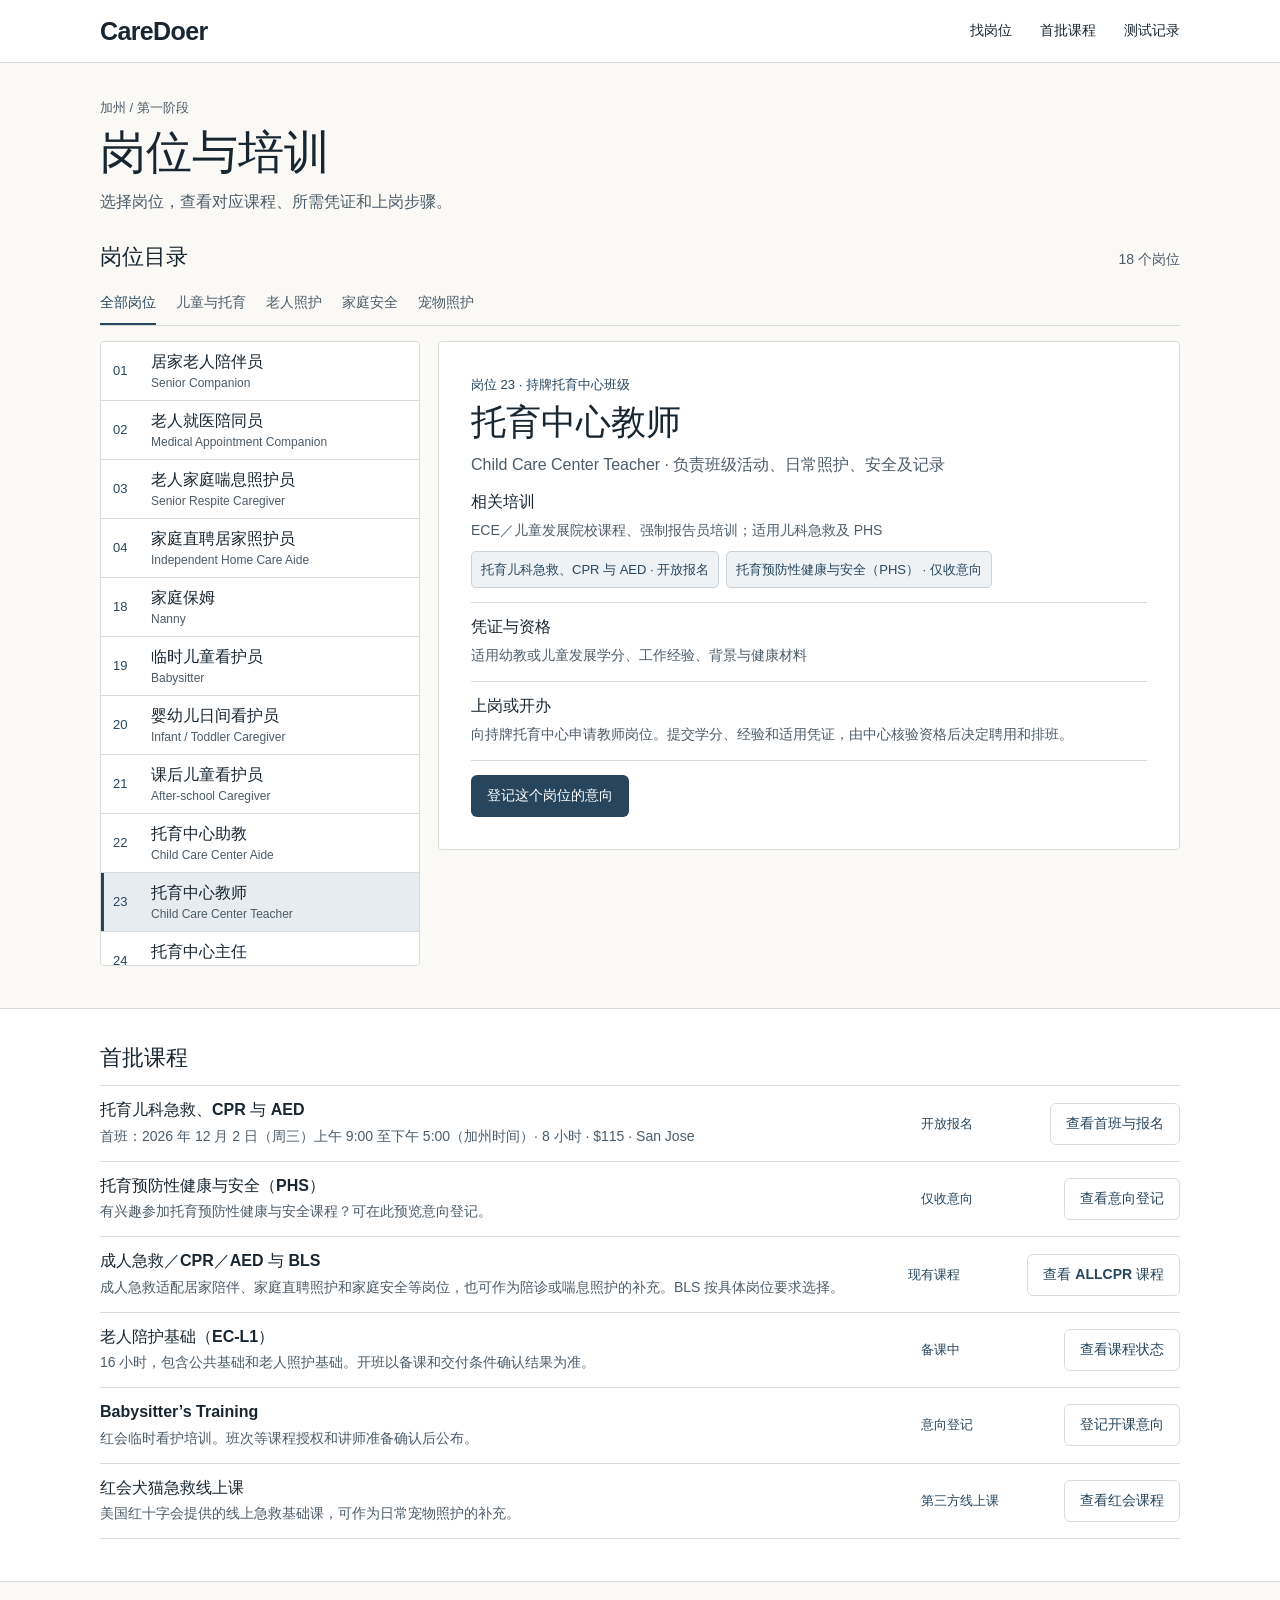
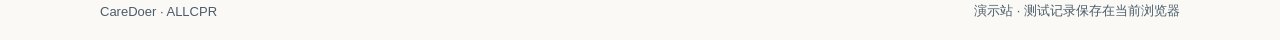
<file: index.html>
<!doctype html>
<html lang="zh-CN">
<head>
  <meta charset="utf-8">
  <meta name="viewport" content="width=device-width, initial-scale=1">
  <meta name="color-scheme" content="light">
  <title>岗位与培训 | CareDoer</title>
  <link rel="stylesheet" href="styles.css?v=directory">
  <script defer src="data.js?v=pediatric-dec02"></script>
  <script defer src="app.js?v=pediatric-dec02"></script>
</head>
<body>
  <header class="masthead">
    <div class="shell header-inner">
      <a class="brand" href="#top" aria-label="CareDoer 首页">CareDoer</a>
      <nav aria-label="主导航">
        <a href="#roles">找岗位</a>
        <a href="#courses">首批课程</a>
        <button class="text-button" id="open-records" type="button">测试记录</button>
      </nav>
    </div>
  </header>
  <main id="top">
    <section id="roles" class="shell section directory" aria-labelledby="directory-title">
      <div class="directory-heading">
        <p class="scope">加州 / 第一阶段</p>
        <h1 id="directory-title">岗位与培训</h1>
        <p class="intro">选择岗位，查看对应课程、所需凭证和上岗步骤。</p>
      </div>
      <div class="list-heading">
        <h2>岗位目录</h2>
        <output id="role-count" class="count" aria-live="polite"></output>
      </div>
      <div class="filters" id="role-filters" role="group" aria-label="按工作方向筛选"></div>
      <div class="role-layout">
        <div class="role-list" id="role-list" aria-label="岗位列表"></div>
        <article class="role-detail" id="role-detail" aria-labelledby="role-title"></article>
      </div>
    </section>
    <section id="courses" class="section courses-section">
      <div class="shell">
        <h2 class="courses-heading">首批课程</h2>
        <div class="course-list" id="course-grid"></div>
      </div>
    </section>
  </main>
  <footer><div class="shell footer-inner"><span>CareDoer · ALLCPR</span><span>演示站 · 测试记录保存在当前浏览器</span></div></footer>
  <dialog id="dialog" aria-labelledby="dialog-title">
    <div class="dialog-header"><h2 id="dialog-title"></h2><button class="close" id="close-dialog" type="button" aria-label="关闭">×</button></div>
    <div id="dialog-body"></div>
  </dialog>
</body>
</html>
</file>
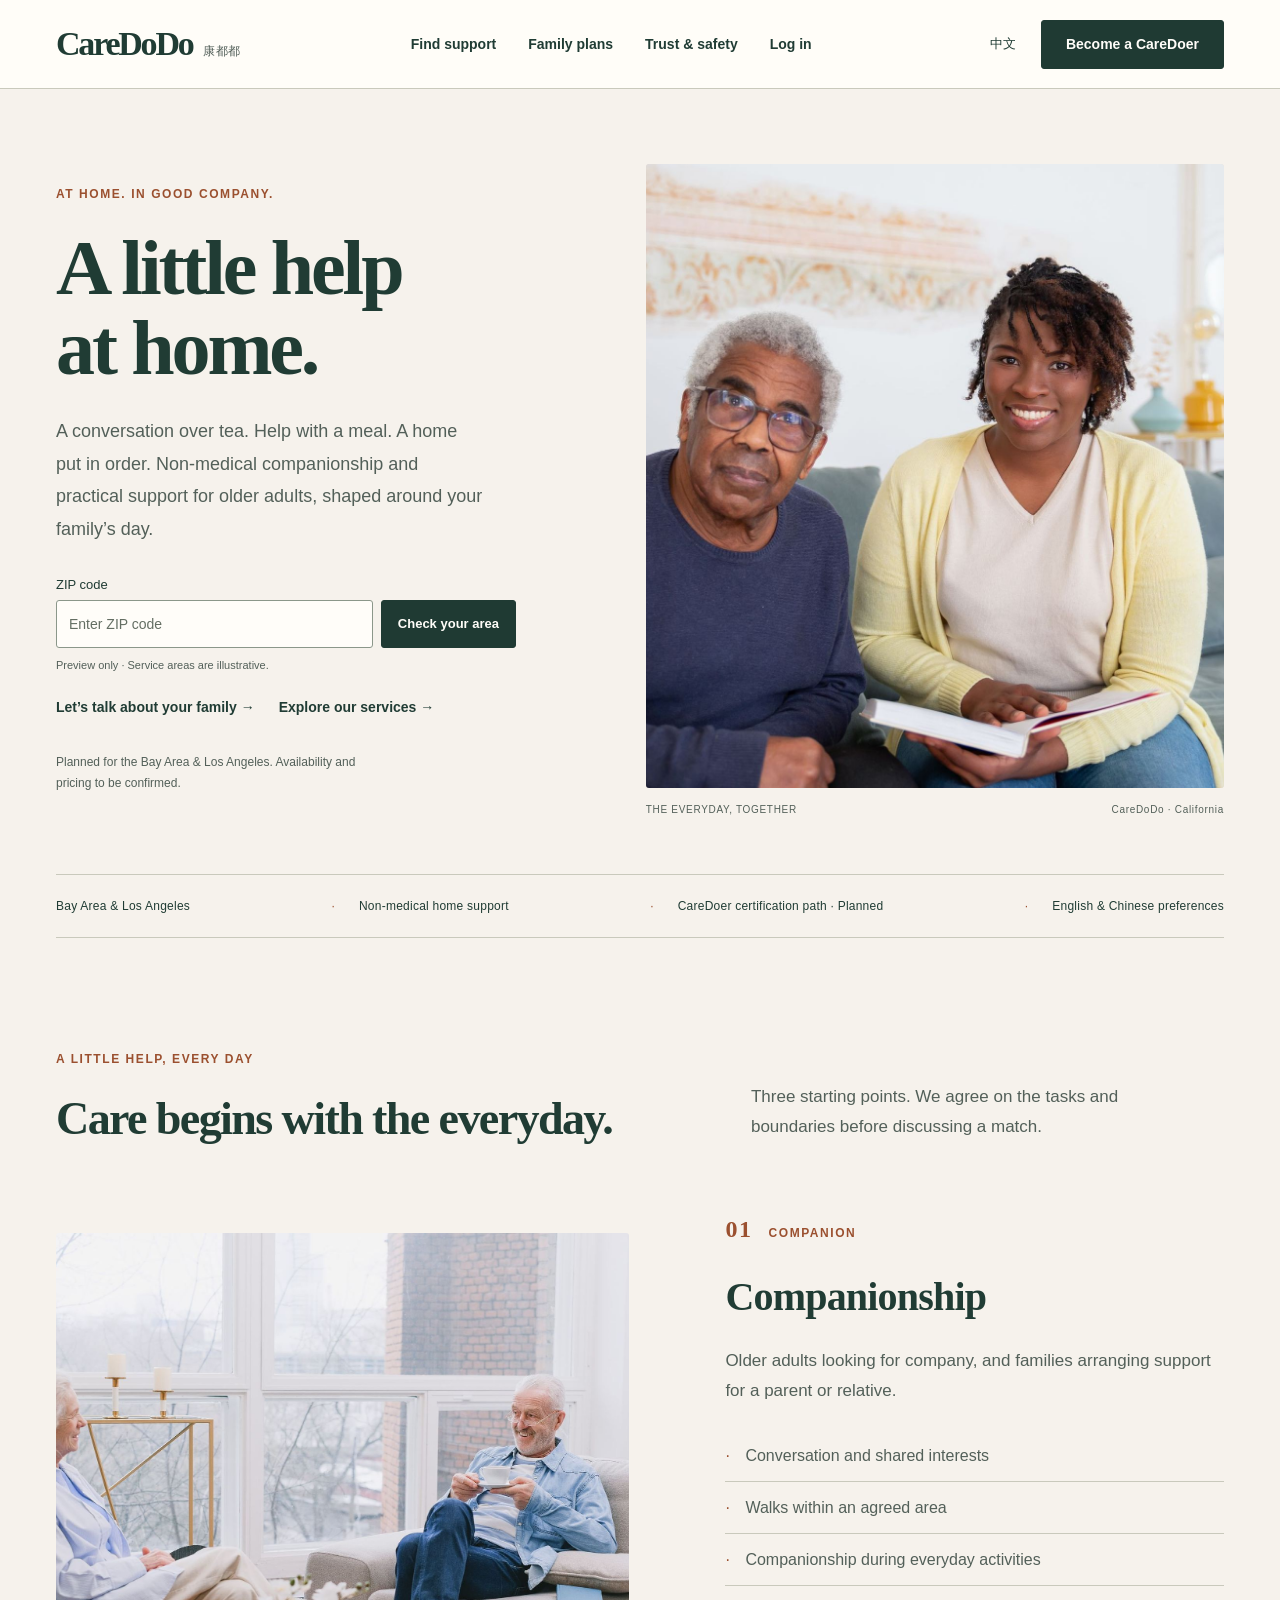
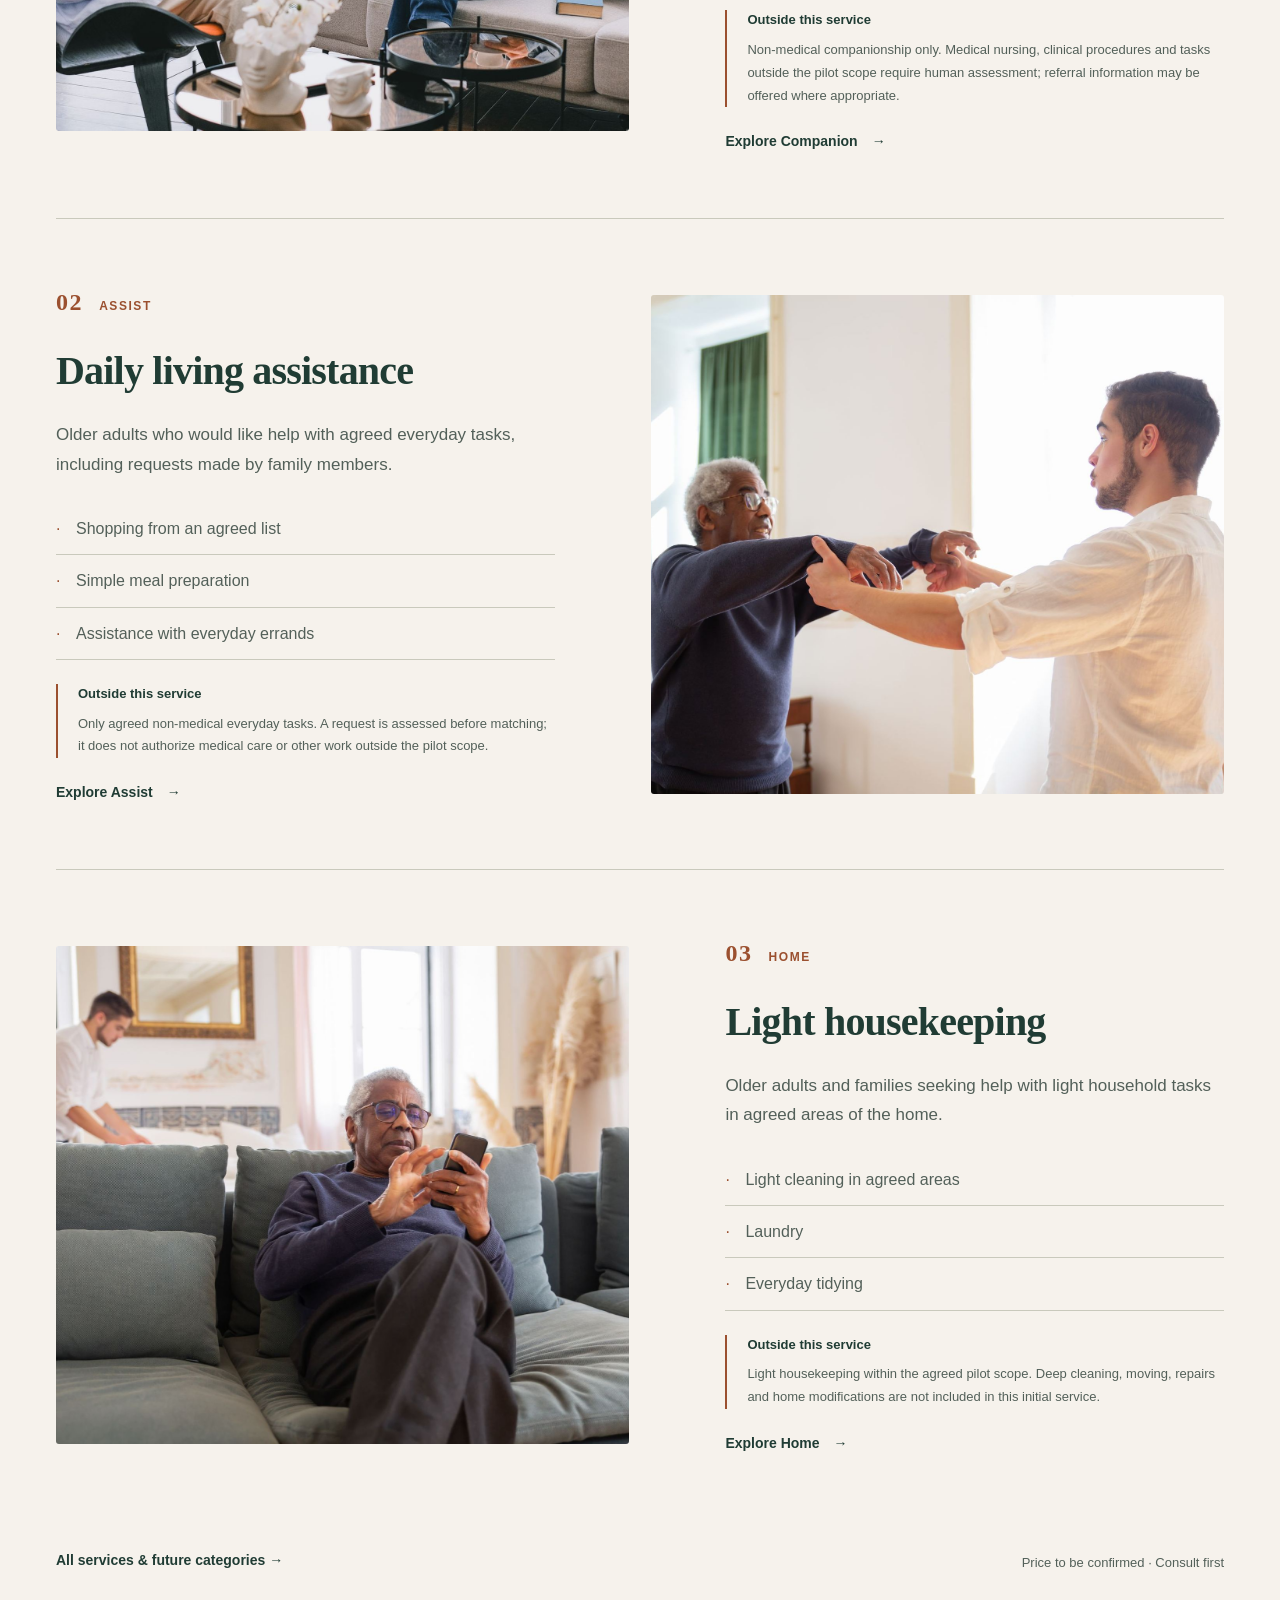
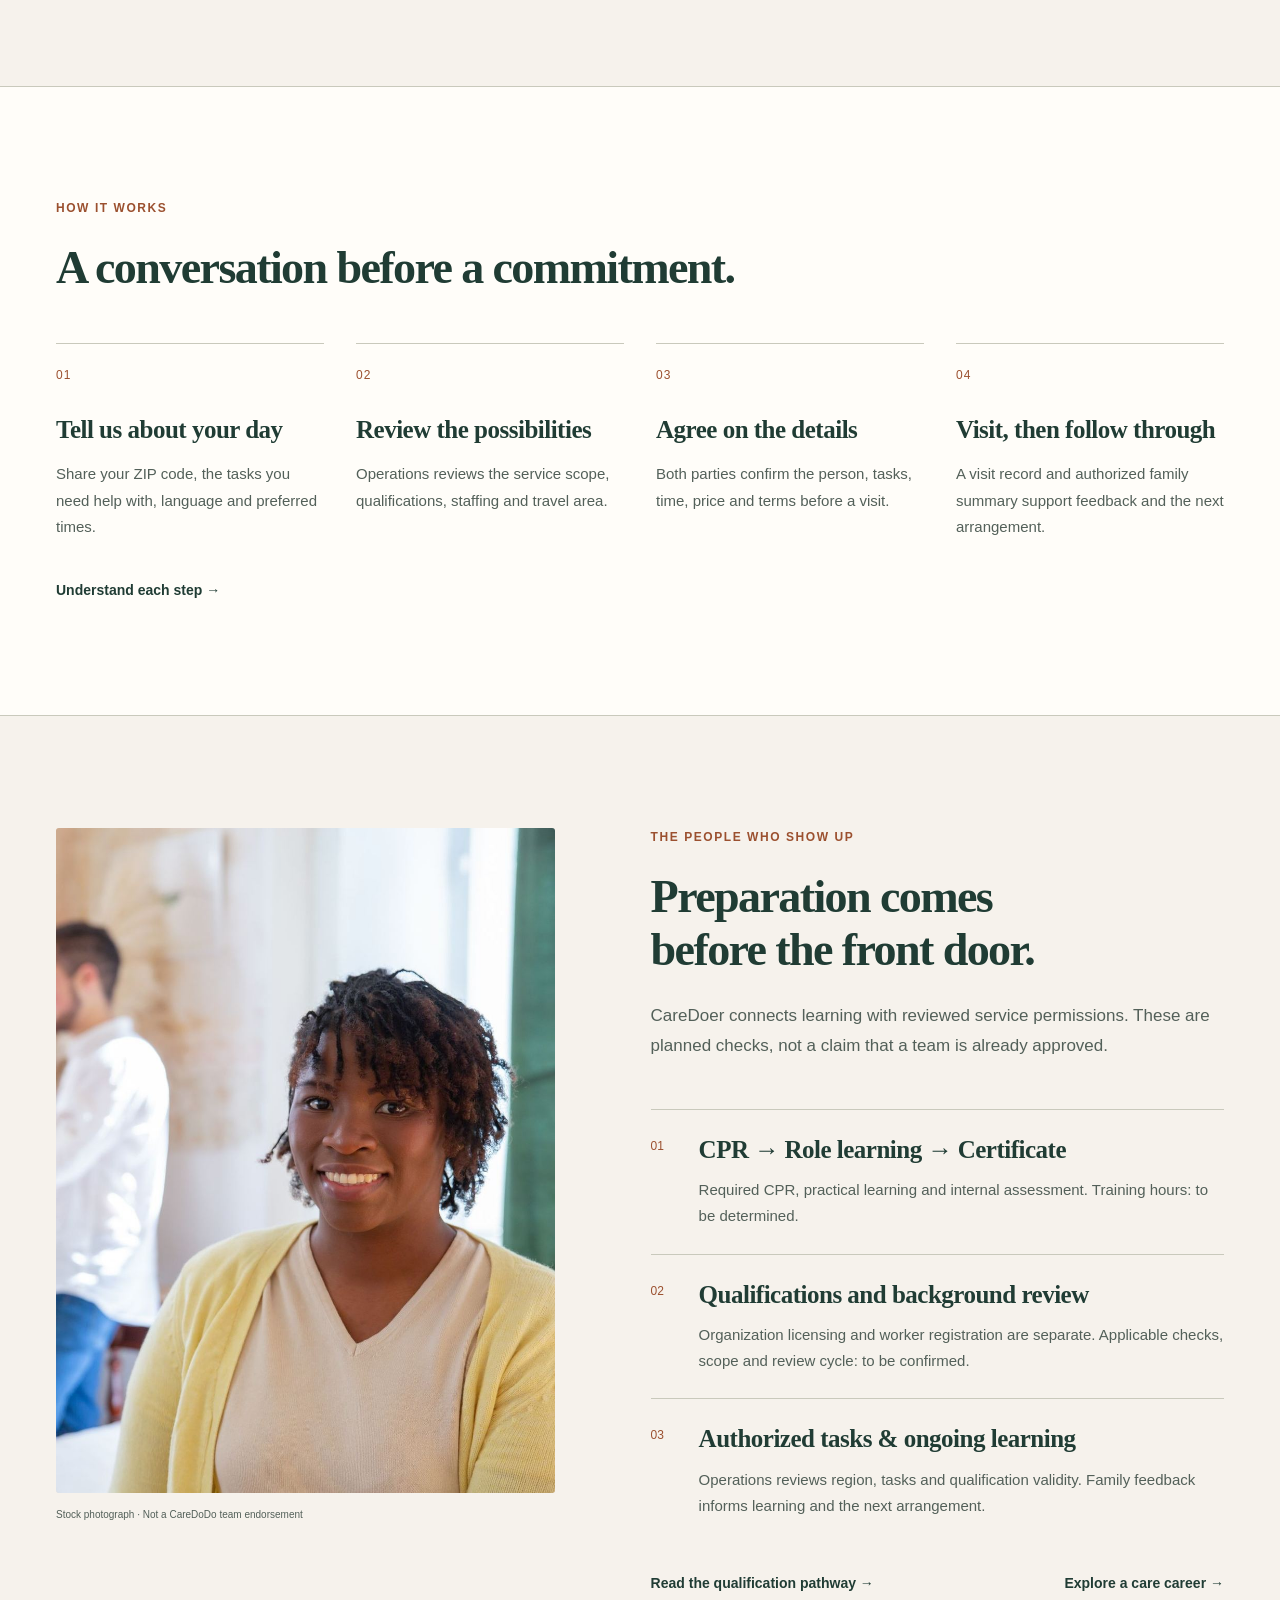
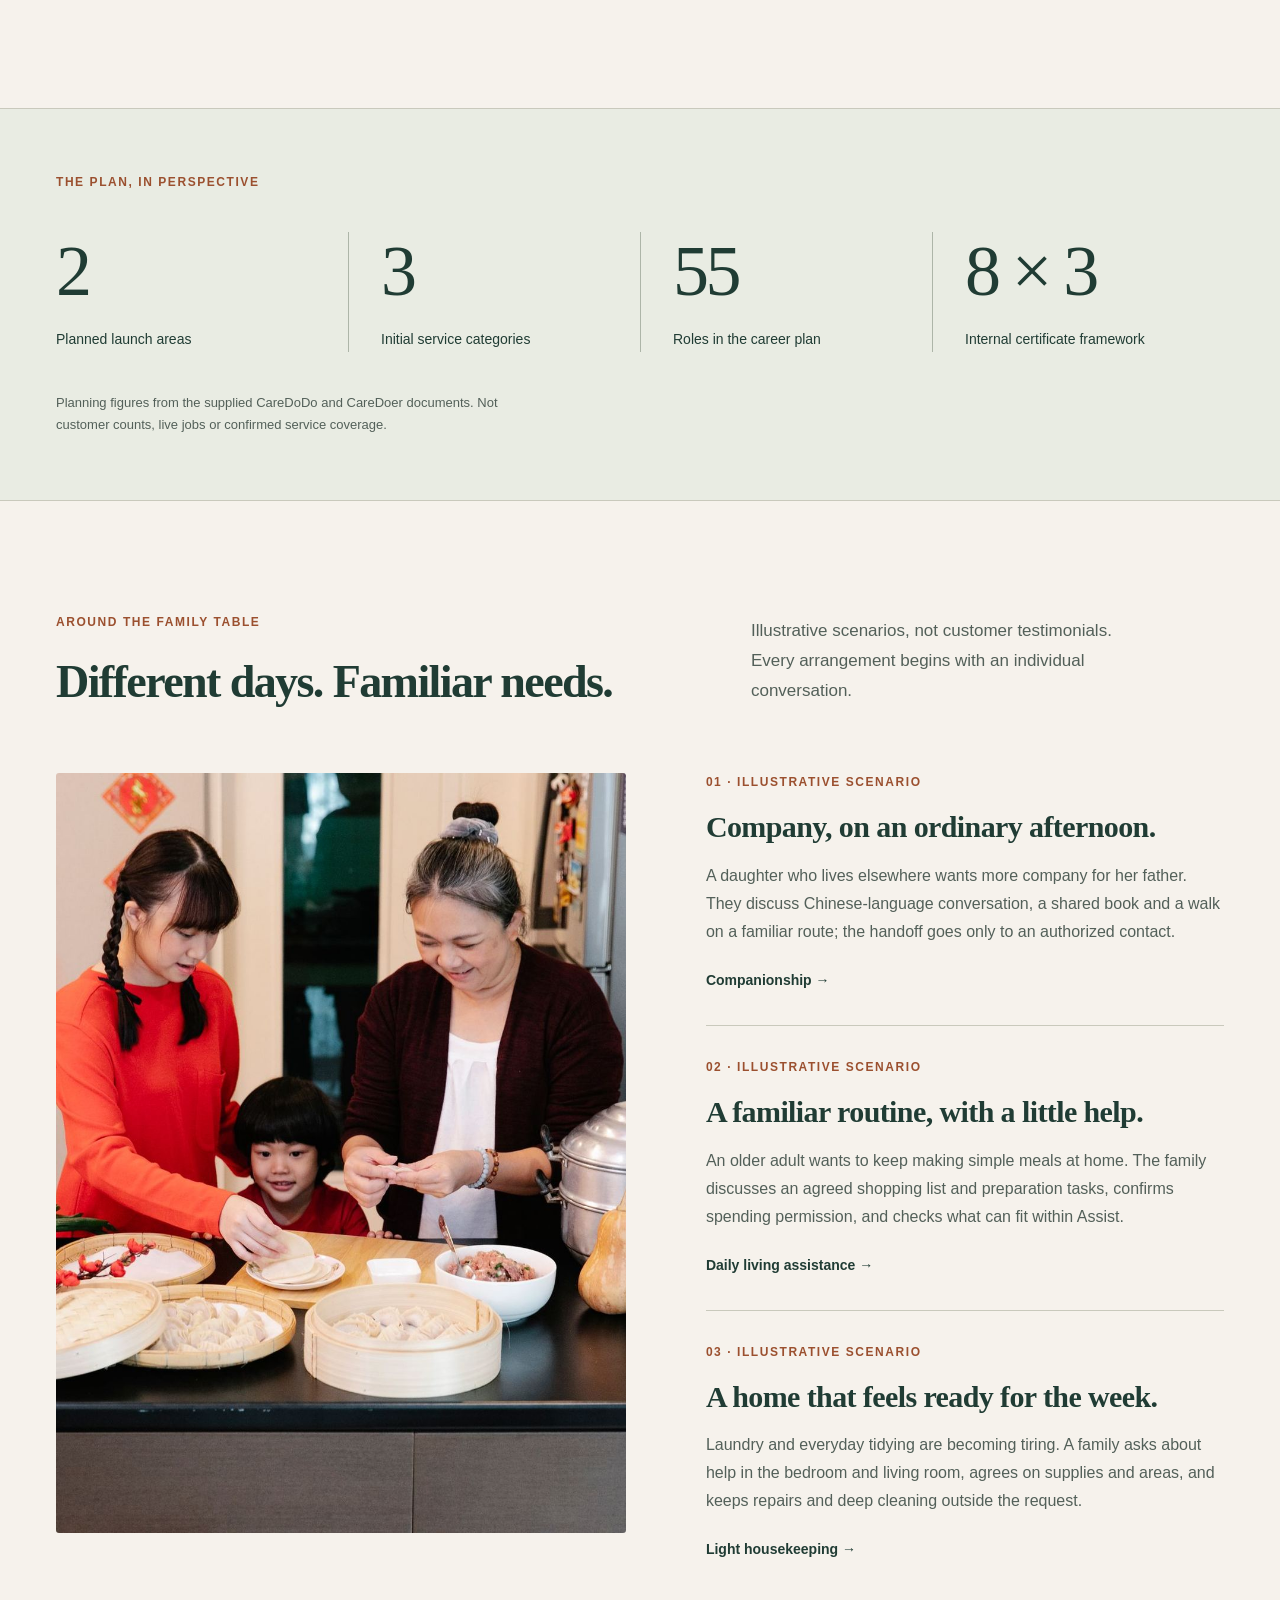
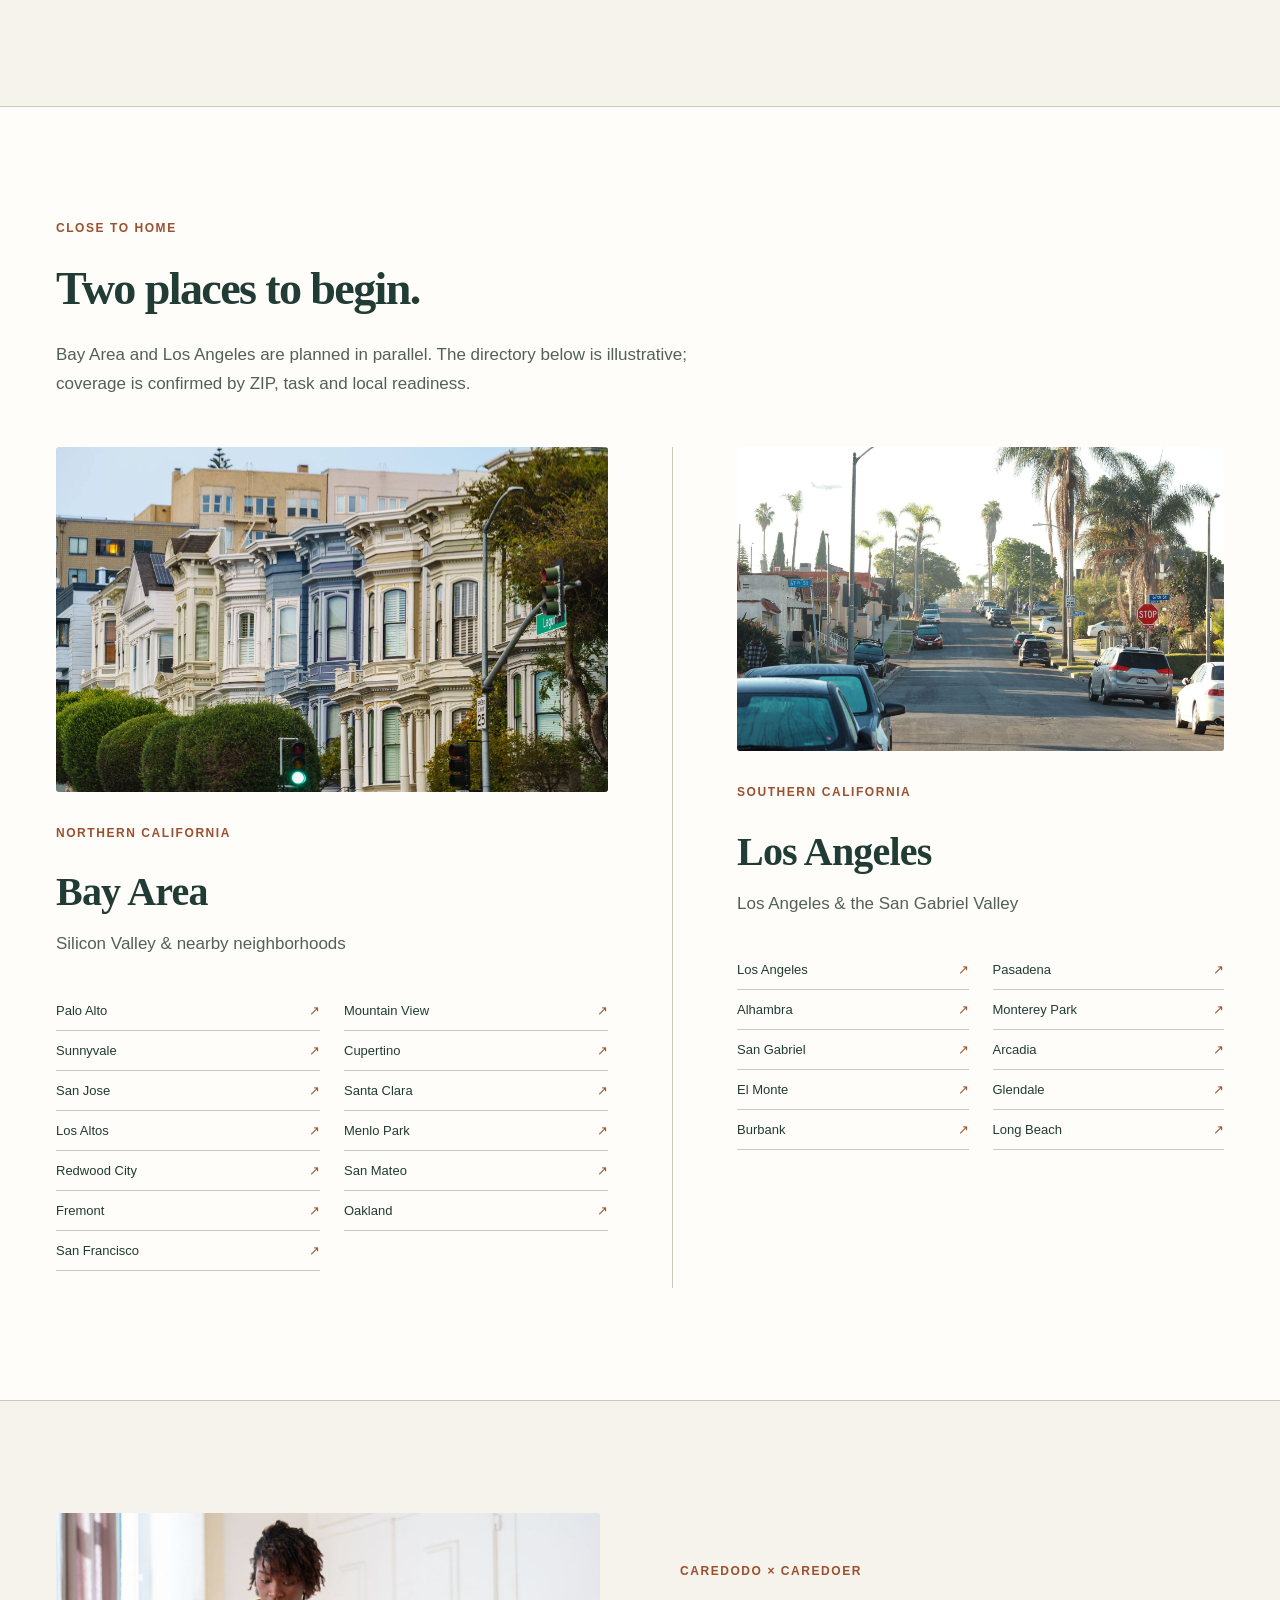
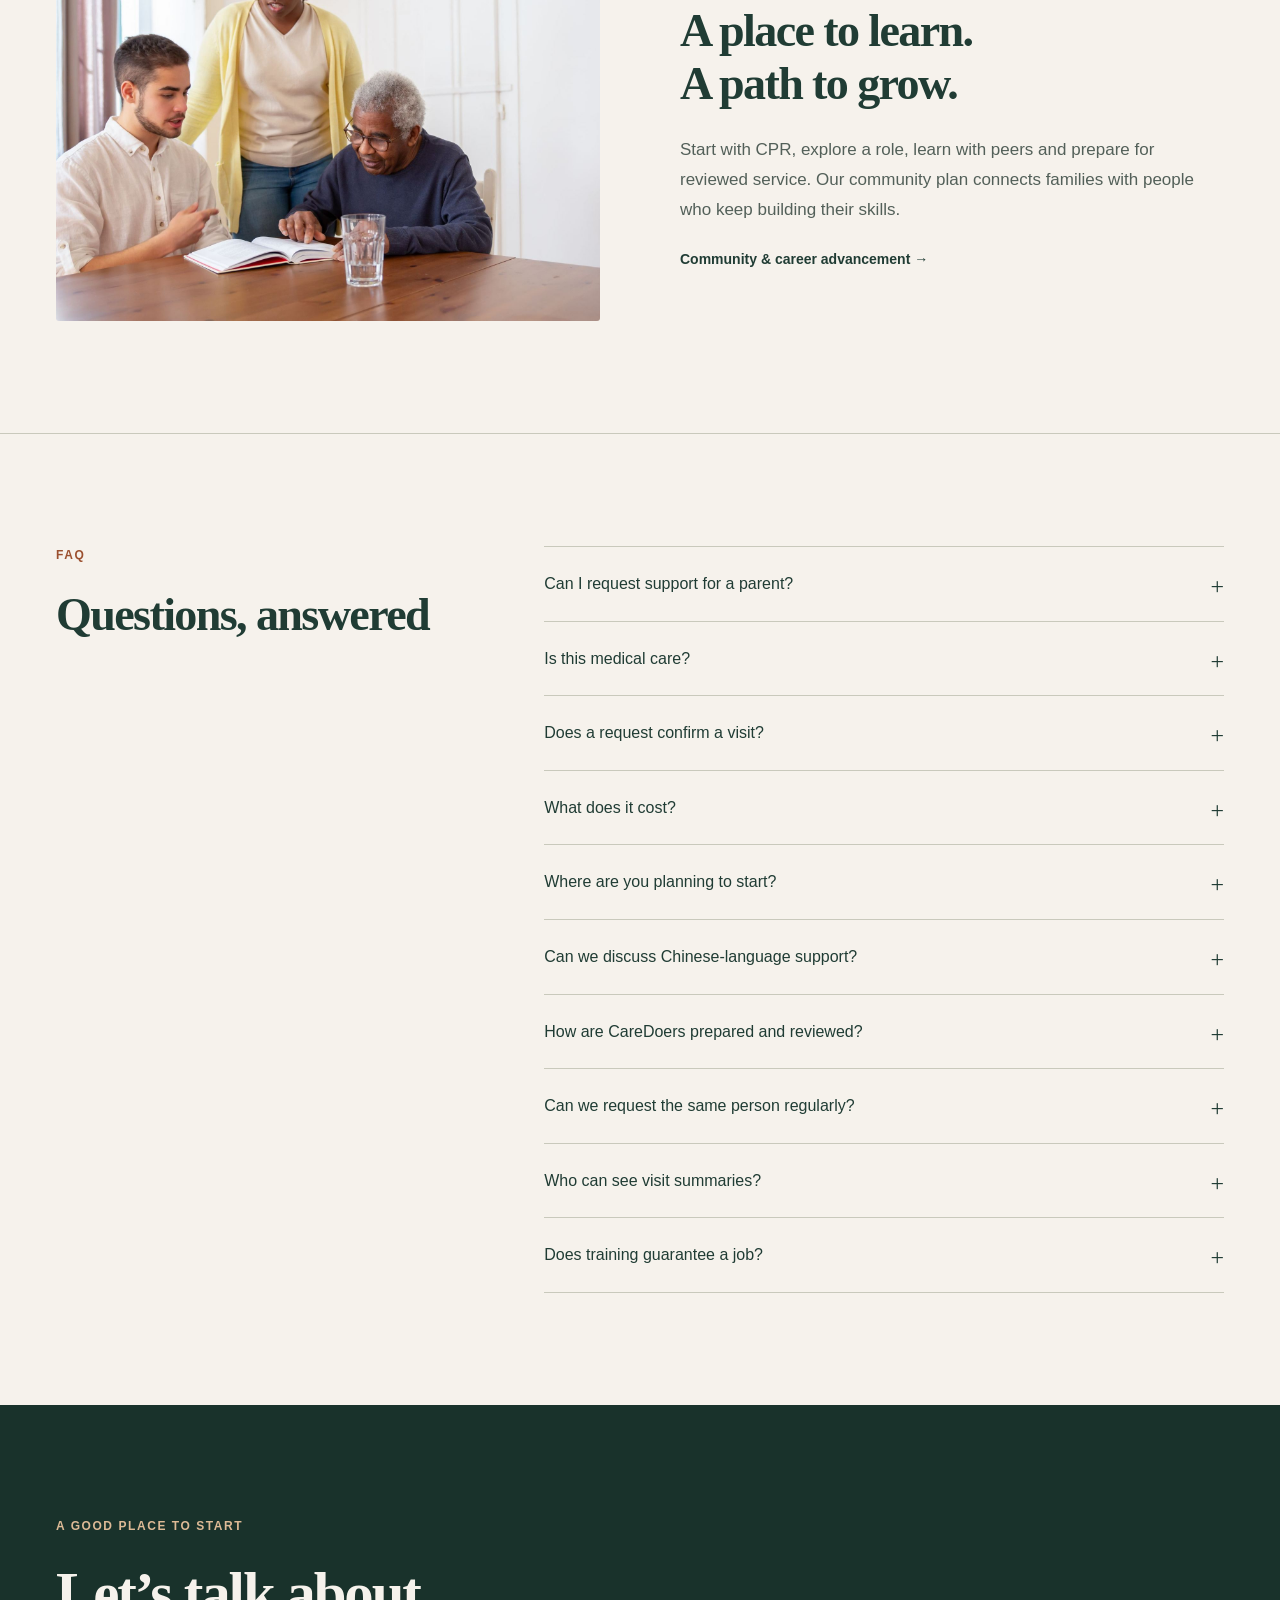
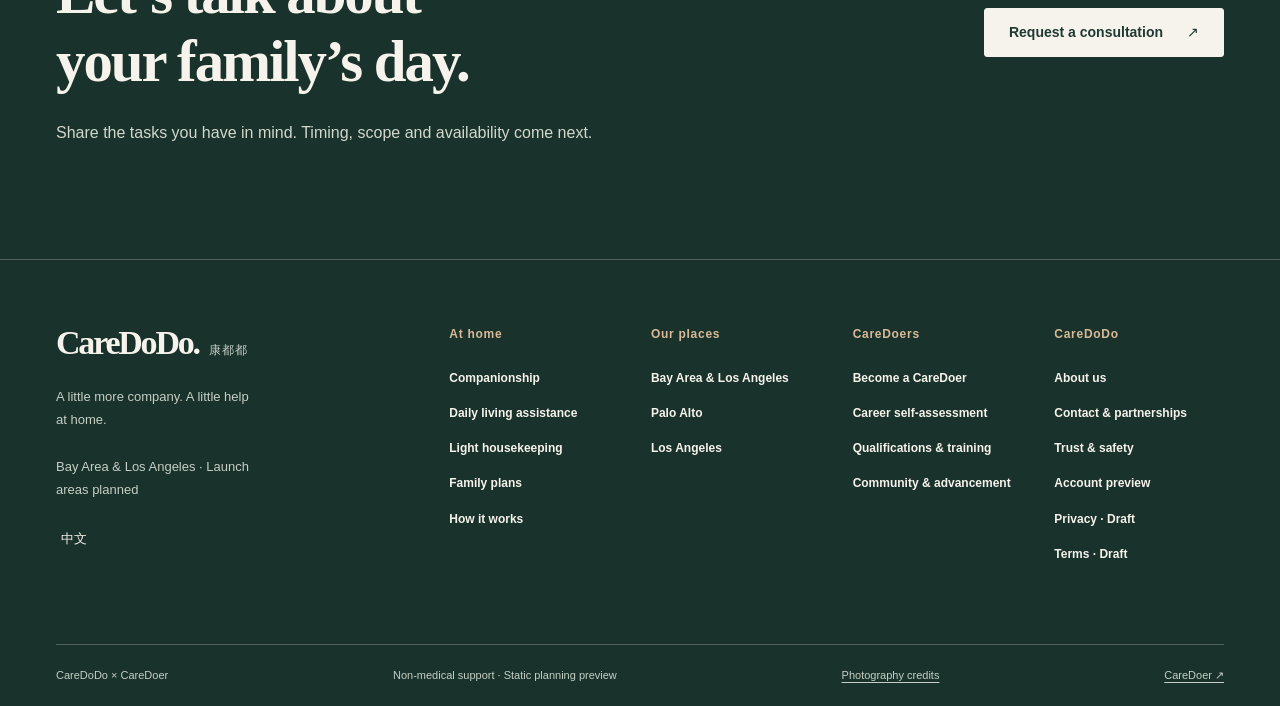
<file: caredodo/index.html>
<!doctype html>
<html lang="en">
<head>
  <meta charset="utf-8">
  <meta name="viewport" content="width=device-width, initial-scale=1">
  <meta name="color-scheme" content="light">
  <meta name="theme-color" content="#1f3a33">
  <meta name="description" content="Explore non-medical companionship, daily living assistance and light housekeeping for older adults. CareDoDo Bay Area and Los Angeles launch planning preview. Career advancement, AI assistance and community service.">
  <meta name="robots" content="noindex, nofollow">
  <title>Support at home for you and your family | CareDoDo</title>
  <link rel="icon" href="data:image/svg+xml,%3Csvg xmlns='http://www.w3.org/2000/svg' viewBox='0 0 40 40'%3E%3Crect width='40' height='40' rx='8' fill='%231f3a33'/%3E%3Cpath d='M9 21 20 11l11 10v11H9Z' fill='none' stroke='%23faf9f6' stroke-width='2'/%3E%3C/svg%3E">
  <link rel="stylesheet" href="styles.css?v=type-20261118">
  <script defer src="preview-config.js"></script>
  <script defer src="intake-client.js"></script>
  <script defer src="data.js?v=type-20261118"></script>
  <script defer src="career.js"></script>
  <script defer src="app.js?v=type-20261118"></script>
</head>
<body>
  <a class="skip-link" href="#main">Skip to content</a>
  <div id="site-header"></div>
  <main id="main" tabindex="-1"></main>
  <div id="site-footer"></div>
  <noscript><div class="shell section"><h1>CareDoDo · 康都都</h1><p>Please enable JavaScript to explore this static preview. 本静态预览需开启 JavaScript。</p><p>Non-medical companionship, daily living assistance and light housekeeping. 三项非医疗服务：老人陪伴、日常生活协助、适老化轻家务。价格待定；预览不接收预约或付款。</p></div></noscript>
</body>
</html>
</file>
<file: styles.css>
:root {
  --paper: #faf9f6;
  --white: #fff;
  --ink: #182631;
  --muted: #4c5c69;
  --accent: #27465e;
  --accent-dark: #192e40;
  --tint: #e6ecf0;
  --line: #d8dcd9;
  --heading: "PingFang SC", "Noto Sans CJK SC", sans-serif;
  font-family: "Geist", "PingFang SC", "Microsoft YaHei", sans-serif;
  color: var(--ink);
  background: var(--paper);
  font-synthesis: none;
  scroll-behavior: smooth;
}
* { box-sizing: border-box; }
body { margin: 0; }
a { color: inherit; text-underline-offset: .22em; }
button, input, select { font: inherit; }
button { cursor: pointer; }
:focus-visible { outline: 3px solid #8a5b21; outline-offset: 4px; }
h1, h2, h3, p { margin: 0; }
h1, h2, h3 { font-family: var(--heading); }
p { line-height: 1.65; }
.shell { width: min(1080px, calc(100% - 64px)); margin-inline: auto; }
.masthead { background: var(--white); border-bottom: 1px solid var(--line); }
.header-inner, .footer-inner { display: flex; align-items: center; justify-content: space-between; gap: 16px; }
.header-inner { min-height: 62px; }
.brand { text-decoration: none; font: 700 25px "Manrope", "Avenir Next", sans-serif; letter-spacing: -.025em; white-space: nowrap; }
nav { display: flex; flex-wrap: wrap; gap: clamp(12px, 3vw, 28px); align-items: center; font-size: 14px; }
nav a, .text-button { text-decoration: none; }
nav a:hover, .text-button:hover { text-decoration: underline; }
.text-button { background: none; border: 0; padding: 0; color: inherit; }
.button { display: inline-flex; gap: 12px; align-items: center; justify-content: center; text-decoration: none; border: 1px solid transparent; border-radius: 6px; padding: 10px 15px; min-height: 42px; font-size: 14px; font-weight: 700; }
.button-secondary { background: var(--accent); color: white; }
.button-secondary:hover { background: var(--accent-dark); }
.button-outline { color: var(--accent); background: var(--white); border-color: var(--line); }
.button-outline:hover { background: var(--tint); }
.section { padding-block: 34px 42px; scroll-margin-top: 18px; }
h1 { font-size: clamp(32px, 4vw, 46px); line-height: 1.22; }
h2 { font-size: 22px; line-height: 1.35; }
.directory-heading { margin-bottom: 27px; }
.scope { margin-bottom: 6px; color: var(--muted); font-size: 13px; }
.intro { color: var(--muted); margin-top: 8px; }
.list-heading { display: flex; align-items: baseline; justify-content: space-between; gap: 12px; margin-bottom: 11px; }
.count { white-space: nowrap; font-size: 14px; color: var(--muted); }
.filters { display: flex; flex-wrap: wrap; column-gap: 20px; border-bottom: 1px solid var(--line); margin-bottom: 15px; }
.filter { min-height: 42px; padding: 5px 0; border: 0; border-bottom: 2px solid transparent; color: var(--muted); background: transparent; font-size: 14px; }
.filter:hover, .filter[aria-pressed="true"] { color: var(--accent); }
.filter[aria-pressed="true"] { border-bottom-color: var(--accent); font-weight: 700; }
.role-layout { display: grid; grid-template-columns: minmax(0, 320px) minmax(0, 1fr); gap: 18px; align-items: start; }
.role-list { max-height: 625px; overflow: auto; border: 1px solid var(--line); background: var(--white); border-radius: 4px; }
.role-button { display: grid; width: 100%; grid-template-columns: 32px minmax(0, 1fr); align-items: center; text-align: left; padding: 10px 12px; gap: 6px; border: 0; background: transparent; color: var(--ink); }
.role-button + .role-button { border-top: 1px solid var(--line); }
.role-button:hover, .role-button[aria-pressed="true"] { background: var(--tint); }
.role-button[aria-pressed="true"] { box-shadow: inset 3px 0 var(--accent); }
.role-button:focus-visible { outline-offset: -3px; }
.role-button > span:first-child { color: var(--accent); font-variant-numeric: tabular-nums; font-size: 13px; }
.role-button b, .role-button small { display: block; }
.role-button small { margin-top: 3px; font-size: 12px; color: var(--muted); overflow-wrap: anywhere; }
.role-detail { padding: clamp(17px, 3vw, 32px); border: 1px solid var(--line); border-radius: 4px; background: var(--white); }
.role-detail .meta { color: var(--accent); font-size: 13px; margin-bottom: 6px; }
.role-detail h3 { font-size: clamp(24px, 3.2vw, 35px); line-height: 1.22; }
.role-summary { margin-top: 8px; color: var(--muted); }
.step { padding-block: 14px; border-bottom: 1px solid var(--line); }
.step > b { display: block; margin-bottom: 6px; }
.step p { font-size: 14px; color: var(--muted); }
.role-courses { display: flex; flex-wrap: wrap; gap: 7px; margin-top: 9px; }
.role-courses button { min-height: 37px; padding: 5px 9px; border: 1px solid #c8d2da; border-radius: 5px; background: #eef2f4; color: var(--accent); font-size: 13px; }
.role-detail > .button { margin-top: 14px; }
.courses-section { border-block: 1px solid var(--line); background: var(--white); }
.courses-heading { margin-bottom: 13px; }
.course-list { border-top: 1px solid var(--line); }
.course-row { display: grid; grid-template-columns: minmax(0, 1fr) minmax(105px, auto) minmax(140px, auto); align-items: center; gap: 14px; padding-block: 13px; border-bottom: 1px solid var(--line); }
.course-row h3 { font-size: 16px; line-height: 1.4; }
.course-row p { font-size: 14px; color: var(--muted); margin-top: 3px; }
.course-row .button { justify-self: end; }
.status { color: var(--accent); font-size: 13px; font-weight: 600; }
footer { padding-block: 20px; color: var(--muted); font-size: 13px; }
dialog { width: min(700px, calc(100% - 28px)); max-height: calc(100% - 40px); color: var(--ink); background: var(--white); padding: 20px; border: 1px solid var(--line); border-radius: 10px; box-shadow: 0 12px 55px #192e4038; }
dialog::backdrop { background: #192e4080; }
.dialog-header { display: flex; align-items: start; justify-content: space-between; gap: 10px; margin-bottom: 14px; }
.dialog-header h2 { font-size: 24px; }
.close { flex: 0 0 38px; min-height: 38px; font-size: 24px; border: 1px solid var(--line); border-radius: 6px; background: var(--paper); color: var(--ink); line-height: 1; }
.dialog-copy { margin-bottom: 14px; color: var(--muted); }
form { display: grid; gap: 13px; }
.field { display: grid; gap: 5px; }
.field input, select { width: 100%; min-height: 42px; background: white; color: var(--ink); border: 1px solid #a2adb5; border-radius: 5px; padding: 7px 9px; }
.check { display: flex; align-items: start; gap: 8px; line-height: 1.5; font-size: 14px; }
.check input { width: 17px; height: 17px; flex: 0 0 17px; }
.demo-note { color: var(--muted); font-size: 13px; }
.form-message { color: #7d4523; font-size: 14px; }
.actions { display: flex; flex-wrap: wrap; gap: 8px; }
.record-list { list-style: none; padding: 0; margin: 12px 0 0; }
.record-list li { padding-block: 11px; border-top: 1px solid var(--line); }
.record-list p { font-size: 14px; overflow-wrap: anywhere; }
.record-list .actions { margin-top: 5px; }
@media (max-width: 760px) {
  .shell { width: calc(100% - 32px); }
  .role-layout { grid-template-columns: 1fr; }
  .role-list { max-height: 210px; }
}
@media (max-width: 480px) {
  .header-inner { min-height: 54px; padding-block: 8px; gap: 10px; }
  .brand { font-size: 20px; }
  nav { gap: 6px 10px; font-size: 12px; }
  .section { padding-block: 24px 30px; }
  .directory-heading { margin-bottom: 20px; }
  .filters { column-gap: 14px; }
  .course-row { grid-template-columns: 1fr auto; gap: 8px; }
  .course-row > div { grid-column: 1 / -1; }
  .footer-inner { align-items: start; flex-direction: column; }
}
@media (prefers-reduced-motion: reduce) { :root { scroll-behavior: auto; } }
</file>
<file: caredodo/styles.css>
/* CareDoDo · warm editorial system. Local fonts keep the preview fully offline. */
:root {
  --paper: #f6f2ec; --white: #fffdf9; --ink: #203c34; --muted: #536059;
  --accent: #1f3a33; --accent-dark: #19322b; --terracotta: #9b502f;
  --tint: #e9ece3; --line: #c9c9bc; --warm: #eee5d9;
  --heading: "Iowan Old Style", "Palatino", "Songti SC", "Noto Serif SC", Georgia, serif;
  font-family: "Avenir Next", "Inter", "PingFang SC", "Microsoft YaHei", sans-serif;
  font-size: 17px; font-weight: 500; color: var(--ink); background: var(--paper); font-synthesis: none; text-rendering: optimizeLegibility;
}
* { box-sizing: border-box; }
body { margin: 0; }
[hidden] { display: none !important; }
a { color: inherit; text-underline-offset: .25em; text-decoration-thickness: 1px; }
button, input, select, textarea { font: inherit; }
button { cursor: pointer; }
a, button, input, select, textarea { -webkit-tap-highlight-color: transparent; touch-action: manipulation; }
:focus-visible { outline: 3px solid var(--terracotta); outline-offset: 5px; }
main:focus { outline: none; }
h1, h2, h3, h4, p, figure { margin: 0; }
h1, h2, h3 { font-family: var(--heading); font-weight: 600; text-wrap: balance; }
h1 { font-size: clamp(44px, 5.2vw, 72px); line-height: 1.08; letter-spacing: -.04em; }
h2 { font-size: clamp(34px, 3.6vw, 48px); line-height: 1.15; letter-spacing: -.035em; }
h3 { font-size: 27px; line-height: 1.25; letter-spacing: -.02em; }
h4 { font-size: 13px; font-weight: 600; line-height: 1.6; }
p { line-height: 1.75; max-width: 68ch; }
.shell { width: min(1280px, calc(100% - 112px)); margin-inline: auto; }
.section { padding-block: 112px; }
.small { font-size: 13px; color: var(--muted); line-height: 1.7; }
.muted { color: var(--muted); }
.eyebrow { color: var(--terracotta); font-size: 12px; font-weight: 600; line-height: 1.6; letter-spacing: .13em; text-transform: uppercase; margin-bottom: 24px; }
.lead { font-size: 18px; color: var(--muted); margin-top: 24px; max-width: 58ch; line-height: 1.8; }
.skip-link { position: fixed; z-index: 100; top: -100px; left: 16px; padding: 12px 20px; color: var(--white); background: var(--accent); }
.skip-link:focus { top: 12px; }
#site-header { position: sticky; top: -32px; z-index: 40; }
.preview-bar { background: var(--accent); color: var(--paper); font-size: 11px; letter-spacing: .04em; min-height: 32px; display: flex; align-items: center; text-align: center; }
.masthead { border-bottom: 1px solid var(--line); background: rgb(255 253 249 / .94); backdrop-filter: blur(14px); }
.header-inner { min-height: 88px; display: flex; align-items: center; justify-content: space-between; gap: 24px; }
.brand { display: inline-flex; align-items: baseline; gap: 10px; text-decoration: none; white-space: nowrap; }
.brand-name { font-family: var(--heading); font-size: 34px; font-weight: 600; letter-spacing: -.065em; }
.brand-dot { color: var(--terracotta); }
.brand-sub { font-size: 12px; color: var(--muted); letter-spacing: .08em; }
nav { display: flex; align-items: center; gap: 32px; font-size: 14px; font-weight: 600; }
nav a { text-decoration: none; }
nav a:hover, nav a[aria-current="page"] { text-decoration: underline; }
nav a[aria-current="page"] { font-weight: 700; }
.header-tools { display: flex; gap: 16px; align-items: center; }
.language-button { min-height: 44px; min-width: 44px; border: 0; background: transparent; color: inherit; font-size: 13px; padding: 8px; }
.language-button:hover { background: var(--tint); }
.menu-toggle, .mobile-nav-extra { display: none; }
.button { display: inline-flex; align-items: center; justify-content: space-between; gap: 24px; min-height: 48px; padding: 13px 24px; border: 1px solid var(--accent); border-radius: 3px; text-decoration: none; font-size: 14px; font-weight: 600; line-height: 1.5; transition: background .18s, color .18s, border-color .18s; }
.button-primary { background: var(--accent); color: var(--white); }
.button-primary:hover { background: #34584a; border-color: #34584a; }
.button-outline { background: transparent; color: var(--accent); }
.button-outline:hover { background: var(--tint); }
.button:disabled { opacity: .45; cursor: default; }
.text-link { display: inline-flex; align-items: center; gap: 14px; font-size: 14px; font-weight: 600; text-decoration: none; background: linear-gradient(currentColor, currentColor) left bottom / 0 1px no-repeat; padding-bottom: 5px; transition: background-size .18s; }
.text-link:hover { background-size: 100% 1px; }
.photo { overflow: hidden; aspect-ratio: 4 / 3; background: var(--warm); border-radius: 3px; }
.photo img { width: 100%; height: 100%; display: block; object-fit: cover; transition: transform .4s ease; }
.photo:hover img { transform: scale(1.015); }
.hero { padding-block: 64px 48px; }
.hero-layout { display: grid; grid-template-columns: 1fr 1.1fr; gap: 64px; align-items: center; }
.hero-copy { padding-block: 32px; }
.hero h1 { font-size: clamp(64px, 6.1vw, 88px); line-height: 1.02; }
.hero .lead { max-width: 43ch; margin-block: 28px 32px; }
.hero-actions { display: flex; gap: 24px; align-items: center; flex-wrap: wrap; }
.hero-footnote { font-size: 12px; color: var(--muted); margin-top: 32px; max-width: 46ch; }
.hero-image .photo { aspect-ratio: 1 / 1.08; }
.hero-image img { object-position: 48% center; }
.hero-image figcaption { display: flex; justify-content: space-between; gap: 16px; color: var(--muted); font-size: 10px; letter-spacing: .07em; margin-top: 16px; }
.zh-break { display: none; }
.trust-strip { display: flex; justify-content: space-between; flex-wrap: wrap; gap: 16px; padding-block: 24px; border-block: 1px solid var(--line); font-size: 12px; letter-spacing: .02em; }
.trust-strip span + span::before { content: '·'; margin-right: 24px; color: var(--terracotta); }
.section-heading { margin-bottom: 48px; max-width: 720px; }
.section-heading p:last-child:not(.eyebrow) { margin-top: 24px; }
.editorial-heading { display: grid; grid-template-columns: 1.3fr 1fr; gap: 80px; align-items: end; margin-bottom: 64px; }
.editorial-heading .section-heading { margin: 0; }
.editorial-heading > p { color: var(--muted); max-width: 42ch; padding-bottom: 4px; }
.white-section { background: var(--white); border-block: 1px solid var(--line); }
.service-feature { display: grid; grid-template-columns: 1.15fr 1fr; gap: 96px; align-items: center; padding-block: 64px; border-top: 1px solid var(--line); }
.service-feature:first-child { padding-top: 0; border: 0; }
.service-feature:nth-child(even) .photo { order: 2; }
.service-feature:nth-child(even) { grid-template-columns: 1fr 1.15fr; }
.service-feature .photo { aspect-ratio: 1.15; }
.service-copy { max-width: 520px; }
.service-copy h3 { font-size: 40px; margin-bottom: 24px; }
.service-copy h3 a { text-decoration: none; }
.service-copy > p:not(.eyebrow) { color: var(--muted); }
.service-index { font-family: var(--heading); font-size: 24px; margin-right: 16px; }
.scope-note { margin-block: 24px; border-left: 2px solid var(--terracotta); padding-left: 20px; }
.scope-note p { margin-top: 8px; font-size: 13px; color: var(--muted); }
.clean-list { list-style: none; padding: 0; margin: 24px 0; }
.clean-list li { padding: 12px 0 12px 20px; border-bottom: 1px solid var(--line); color: var(--muted); font-size: 16px; line-height: 1.7; position: relative; }
.clean-list li::before { content: '·'; position: absolute; left: 0; color: var(--terracotta); }
.section-tail { display: flex; align-items: center; justify-content: space-between; flex-wrap: wrap; gap: 24px; margin-top: 32px; }
.process-grid { display: grid; grid-template-columns: repeat(4, minmax(0, 1fr)); gap: 32px; list-style: none; padding: 0; margin: 0 0 40px; }
.process-grid li { border-top: 1px solid var(--line); padding-top: 24px; }
.step-number { color: var(--terracotta); font-size: 12px; letter-spacing: .08em; display: block; margin-bottom: 32px; }
.process-grid h3 { font-size: 25px; margin-bottom: 16px; }
.process-grid p { font-size: 15px; color: var(--muted); }
.quality-layout { display: grid; grid-template-columns: 1fr 1.15fr; gap: 96px; align-items: start; }
.quality-photo .photo { aspect-ratio: 3 / 4; }
.quality-photo img { object-position: 85% center; }
.quality-photo figcaption { font-size: 10px; color: var(--muted); margin-top: 16px; }
.quality-steps { list-style: none; padding: 0; margin: 0; }
.quality-steps li { display: grid; grid-template-columns: 32px 1fr; gap: 16px; border-top: 1px solid var(--line); padding-block: 24px; }
.quality-steps li > span { font-size: 12px; color: var(--terracotta); padding-top: 5px; }
.quality-steps h3 { font-size: 25px; }
.quality-steps p { font-size: 15px; color: var(--muted); margin-top: 12px; }
.numbers-section { background: var(--tint); border-block: 1px solid var(--line); padding-block: 64px; }
.numbers { display: grid; grid-template-columns: repeat(4, 1fr); margin-block: 40px; }
.numbers > div { padding-inline: 32px; border-left: 1px solid #adb5a8; }
.numbers > div:first-child { padding-left: 0; border: 0; }
.numbers strong { display: block; font-family: var(--heading); font-weight: 400; font-size: 72px; line-height: 1.1; letter-spacing: -.05em; }
.numbers p { margin-top: 16px; font-size: 14px; }
.family-layout { display: grid; grid-template-columns: 1.1fr 1fr; gap: 80px; align-items: start; }
.family-layout > .photo { aspect-ratio: 3 / 4; position: sticky; top: 120px; }
.stories article { padding-block: 32px; border-top: 1px solid var(--line); }
.stories article:first-child { padding-top: 0; border: 0; }
.stories .eyebrow { margin-bottom: 16px; }
.stories h3 { font-size: 30px; }
.stories article > p:not(.eyebrow) { color: var(--muted); margin-block: 16px 24px; font-size: 16px; }
.region-spread { display: grid; grid-template-columns: 1fr 1fr; gap: 64px; }
.region-spread article + article { border-left: 1px solid var(--line); padding-left: 64px; }
.region-spread .photo { aspect-ratio: 16 / 10; margin-bottom: 32px; }
.region-spread h3 { font-size: 40px; margin-bottom: 12px; }
.region-cities { list-style: none; padding: 0; margin-top: 32px; display: grid; grid-template-columns: 1fr 1fr; gap: 0 24px; }
.region-cities a { display: flex; justify-content: space-between; gap: 8px; padding-block: 12px; border-bottom: 1px solid var(--line); font-size: 13px; text-decoration: none; }
.region-cities a:hover { color: var(--terracotta); }
.region-cities a span { color: var(--terracotta); }
.zip-band { display: grid; grid-template-columns: 1fr 1fr; gap: 64px; margin-top: 64px; padding-top: 40px; border-top: 1px solid var(--line); }
.zip-band h3 { margin-bottom: 8px; }
.zip-form { display: grid; gap: 8px; }
.zip-form label { font-size: 13px; font-weight: 500; }
.zip-controls { display: flex; gap: 8px; align-items: stretch; }
.zip-controls input { width: 110px; flex: 1 1 100px; min-width: 0; font-variant-numeric: tabular-nums; }
.zip-controls .button { font-size: 13px; flex-shrink: 0; padding-inline: 16px; }
.community-teaser { display: grid; grid-template-columns: 1fr 1fr; gap: 80px; align-items: center; }
.community-teaser p:not(.eyebrow) { margin-block: 24px; color: var(--muted); }
.faq-section { border-top: 1px solid var(--line); }
.faq-layout { display: grid; grid-template-columns: .75fr 1.3fr; gap: 96px; align-items: start; }
.faq-layout > div:first-child { position: sticky; top: 120px; }
.faq-list { border-top: 1px solid var(--line); }
details { border-bottom: 1px solid var(--line); }
summary { cursor: pointer; padding: 24px 32px 24px 0; font-size: 16px; font-weight: 500; position: relative; list-style: none; line-height: 1.6; }
summary::-webkit-details-marker { display: none; }
summary::after { content: '+'; position: absolute; right: 0; top: 20px; font-family: var(--heading); font-size: 24px; font-weight: 400; }
details[open] summary::after { content: '−'; }
details p { padding-bottom: 24px; font-size: 15px; color: var(--muted); }
.cta-section { background: var(--accent-dark); color: var(--paper); }
.closing-cta { display: flex; align-items: center; justify-content: space-between; gap: 64px; }
.closing-cta h2 { font-size: clamp(40px, 4.6vw, 64px); max-width: 18ch; }
.closing-cta .eyebrow { color: #ddba96; }
.closing-cta p:not(.eyebrow) { color: #d1d8ce; margin-top: 24px; font-size: 16px; }
.closing-cta .button { background: var(--paper); color: var(--accent); border-color: var(--paper); flex-shrink: 0; }
.closing-cta .button:hover { background: #dce3d5; }
footer { background: var(--accent-dark); color: var(--paper); padding-block: 64px 24px; border-top: 1px solid #506159; }
footer .brand-sub { color: #c5cfc5; }
.footer-top { display: grid; grid-template-columns: .85fr 2fr; gap: 64px; }
.footer-top > div > p { max-width: 28ch; color: #c5cfc5; font-size: 13px; margin-top: 24px; }
.footer-top nav { display: grid; grid-template-columns: repeat(4, 1fr); align-items: start; gap: 32px; }
.footer-top nav h2 { font: 600 12px/1.7 "Avenir Next", "PingFang SC", sans-serif; letter-spacing: .06em; color: #d8ba98; margin-bottom: 24px; }
.footer-top nav a { display: block; font-size: 12px; line-height: 1.6; margin-bottom: 16px; }
.footer-top .language-button { margin-top: 16px; padding-left: 0; }
.footer-top .language-button:hover { background: #345448; }
.footer-bottom { display: flex; gap: 24px; justify-content: space-between; flex-wrap: wrap; border-top: 1px solid #506159; padding-top: 24px; margin-top: 64px; color: #c5cfc5; font-size: 11px; }
/* Inner pages share an editorial banner and a restrained consultation margin. */
.page-heading { display: grid; grid-template-columns: 1fr 240px; gap: 64px; align-items: center; margin-bottom: 64px; padding-bottom: 48px; border-bottom: 1px solid var(--line); }
.page-heading h1 { font-size: clamp(40px, 4.5vw, 64px); max-width: 23ch; }
.page-photo { aspect-ratio: 1; }
.breadcrumbs { font-size: 12px; color: var(--muted); gap: 12px; flex-wrap: wrap; margin-bottom: 40px; line-height: 1.8; }
.inner-layout { display: grid; grid-template-columns: minmax(0, 1fr) 240px; gap: 64px; align-items: start; }
.inner-body { min-width: 0; }
.consult-aside { border-top: 2px solid var(--terracotta); padding-top: 24px; position: sticky; top: 120px; }
.consult-aside h2 { font-size: 28px; }
.consult-aside p:not(.eyebrow) { margin-top: 16px; font-size: 14px; color: var(--muted); }
.consult-aside .button { width: 100%; margin-top: 24px; }
.consult-aside .text-link { margin-top: 24px; font-size: 12px; }
.narrow { max-width: 1080px; }
.notice { border-left: 2px solid var(--terracotta); padding: 16px 20px; background: var(--warm); color: var(--ink); font-size: 13px; line-height: 1.8; margin-bottom: 32px; }
.badge { display: inline-block; padding: 5px 8px; border: 1px solid var(--line); color: var(--muted); font-size: 11px; line-height: 1.6; border-radius: 2px; }
.badge-matching { background: #e6ece2; color: #355442; }
.badge-waitlist { background: #eee5d6; color: #654d29; }
.badge-coming { background: #eeede7; }
.service-grid { display: grid; grid-template-columns: repeat(3, minmax(0, 1fr)); gap: 32px; }
.service-card { display: flex; flex-direction: column; min-width: 0; border-top: 1px solid var(--line); padding-block: 24px; }
.card-top { display: flex; align-items: center; gap: 12px; flex-wrap: wrap; margin-bottom: 24px; }
.index { color: var(--terracotta); font-size: 12px; }
.product { font-size: 12px; color: var(--terracotta); letter-spacing: .08em; }
.service-card h3 { font-size: 28px; }
.service-card h3 a { text-decoration: none; }
.service-card h3 a:hover { text-decoration: underline; }
.service-card p { color: var(--muted); font-size: 15px; margin-block: 16px 24px; }
.service-card .badge { align-self: start; margin-bottom: 16px; }
.card-bottom { margin-top: auto; padding-top: 16px; }
.future-heading { margin-top: 64px; }
.detail-grid { display: grid; grid-template-columns: repeat(2, minmax(0, 1fr)); gap: 32px; }
.content-panel { border-top: 1px solid var(--line); padding-block: 24px; min-width: 0; }
.content-panel h2 { font-size: 30px; }
.content-panel h3 { margin-top: 24px; }
.content-panel p:not(.eyebrow):not(.notice) { color: var(--muted); font-size: 16px; margin-top: 16px; }
.content-panel > .button { margin-top: 24px; }
.inner-body > .detail-grid { grid-template-columns: 1fr; }
.inner-body .process-grid { grid-template-columns: repeat(2, minmax(0, 1fr)); }
.inner-body .section-heading h2 { font-size: 36px; }
.inner-body .service-grid { grid-template-columns: repeat(2, minmax(0, 1fr)); }
.boundary { border-left: 2px solid var(--terracotta); background: var(--warm); padding: 24px; margin-top: 32px; }
.boundary h2 { font-size: 27px; }
.boundary p { color: var(--muted); font-size: 15px; margin-top: 16px; }
.booking-strip { display: flex; gap: 24px; justify-content: space-between; align-items: center; padding-block: 32px; margin-top: 24px; border-block: 1px solid var(--line); }
.booking-strip b, .price { font-size: 14px; font-weight: 500; }
.booking-strip .small { margin-top: 8px; }
.city-chips { display: flex; flex-wrap: wrap; gap: 0 24px; }
.city-chip { font-size: 14px; border-bottom: 1px solid var(--line); text-decoration: none; padding-block: 12px; }
.city-chip:hover { color: var(--terracotta); }
.city-tools { display: grid; grid-template-columns: 1fr 1fr; gap: 24px; margin-block: 32px; align-items: end; }
.city-tools output { grid-column: 1 / -1; font-size: 13px; color: var(--muted); }
.city-grid { display: grid; grid-template-columns: repeat(2, minmax(0, 1fr)); gap: 32px; }
.city-card { border-top: 1px solid var(--line); padding-block: 24px; min-width: 0; }
.city-card h2 { font-size: 29px; }
.city-card h2 a { text-decoration: none; }
.city-card h2 a:hover { text-decoration: underline; }
.city-card .small { margin-top: 16px; }
.city-card .text-link { margin-top: 16px; }
.city-card .eyebrow { font-size: 10px; }
.empty-state, .process-line { padding: 24px; background: var(--tint); font-size: 14px; line-height: 1.9; }
.process-line { margin-block: 32px; }
.feedback-list { border-top: 1px solid var(--line); }
.feedback-list article { display: grid; grid-template-columns: 1fr 2fr; gap: 32px; padding-block: 24px; border-bottom: 1px solid var(--line); }
.feedback-list p { color: var(--muted); font-size: 15px; }
.emergency { padding: 24px; border: 1px solid #b5a38d; margin-top: 32px; background: var(--warm); }
.emergency h2 { font-size: 29px; }
.emergency p { font-size: 15px; margin-top: 16px; }
.plan-grid { display: grid; grid-template-columns: repeat(3, minmax(0, 1fr)); gap: 32px; }
.plan-card { border-top: 1px solid var(--line); display: flex; flex-direction: column; padding-block: 24px; }
.plan-card h3 { margin-top: 16px; }
.plan-card > p:not(.product) { font-size: 15px; color: var(--muted); margin-top: 16px; }
.plan-card .price { margin-top: auto !important; padding-block: 24px; }
.plan-card .text-link { border-top: 1px solid var(--line); padding-top: 16px; }
.section-note { margin-top: 32px; }
.request-layout { display: grid; grid-template-columns: minmax(0, 1.8fr) minmax(0, .8fr); gap: 32px; align-items: start; }
.inner-body .request-layout { grid-template-columns: 1fr; }
body:has(#demo-form) .consult-aside { display: none; }
body:has(#demo-form) .inner-layout { grid-template-columns: minmax(0, 850px); }
.form-grid { display: grid; grid-template-columns: repeat(2, minmax(0, 1fr)); gap: 24px; }
.field { display: grid; gap: 8px; font-size: 14px; font-weight: 600; line-height: 1.7; align-content: start; }
input:not([type="checkbox"]):not([type="radio"]), select, textarea { width: 100%; min-width: 0; min-height: 48px; padding: 12px; background: var(--white); border: 1px solid #8b978a; border-radius: 3px; color: var(--ink); font-size: 16px; }
textarea { resize: vertical; }
input::placeholder, textarea::placeholder { color: #646e63; font-size: 14px; opacity: 1; }
input[type="checkbox"], input[type="radio"] { accent-color: var(--accent); width: 18px; height: 18px; margin: 4px 0 0; flex: 0 0 18px; }
.check { display: flex; gap: 12px; align-items: start; font-size: 14px; line-height: 1.8; }
.full-width { grid-column: 1 / -1; }
fieldset { min-width: 0; padding: 24px; border: 1px solid var(--line); margin: 0; }
legend { font-size: 14px; font-weight: 500; padding-inline: 8px; line-height: 1.6; }
fieldset .small { margin-bottom: 16px !important; }
fieldset .check { margin-block: 16px; }
#family-fields { margin-top: 24px; }
.actions { display: flex; flex-wrap: wrap; gap: 16px; }
.request-aside h2 { font-size: 29px; }
.request-aside .small, .request-aside .price { margin-top: 24px; }
.form-result { padding: 24px; background: var(--tint); border: 1px solid #a8b6a0; font-size: 15px !important; color: var(--accent) !important; }
.care-loop { padding-block: 32px; margin-top: 32px; border-block: 1px solid var(--line); }
.care-loop figcaption { font-size: 13px; font-weight: 500; margin-bottom: 32px; }
.loop-flow { display: grid; grid-template-columns: 1fr auto 1fr auto 1fr; align-items: center; gap: 24px; margin-bottom: 32px; }
.loop-flow > div { min-width: 0; }
.loop-flow p { font-size: 15px; color: var(--muted); margin-block: 16px; }
.loop-platform { padding: 24px 16px; border-inline: 1px solid var(--line); text-align: center; }
.loop-arrow { font-size: 24px; }
.career-ladder { display: grid; grid-template-columns: repeat(4, minmax(0, 1fr)); padding: 0; margin: 0; list-style: none; gap: 24px; }
.career-ladder li { padding-top: 24px; border-top: 1px solid var(--line); }
.career-ladder h2 { font-size: 26px; }
.career-ladder p { font-size: 15px; color: var(--muted); margin-top: 16px; }
.inner-body .career-ladder { grid-template-columns: 1fr 1fr; }
.career-steps { list-style: none; margin: 0; padding: 0; }
.career-steps li { display: grid; grid-template-columns: 32px 1fr; gap: 24px; border-top: 1px solid var(--line); padding-block: 32px; }
.career-steps .step-number { padding-top: 8px; }
.career-steps h2 { font-size: 32px; }
.career-steps p { margin-top: 16px; color: var(--muted); }
.learning-list { list-style: none; padding: 0; margin-block: 24px; }
.learning-list li { padding-block: 24px; border-top: 1px solid var(--line); }
.learning-list h3 { margin-bottom: 12px; }
/* One question at a time, retaining native radio semantics and the original scoring. */
.assessment-meta { display: flex; gap: 16px; justify-content: space-between; color: var(--muted); font-size: 12px; margin-bottom: 16px; }
.assessment-track { height: 2px; background: var(--line); margin-bottom: 48px; }
#assessment-fill { height: 2px; width: 0; background: var(--terracotta); transition: width .18s; }
.assessment-question { border: 0; padding: 0; min-height: 340px; }
.assessment-question:focus { outline: none; }
.assessment-question:focus-visible legend { outline: 2px solid var(--terracotta); outline-offset: 8px; }
.assessment-question legend { padding: 0; font: 400 32px/1.3 var(--heading); margin-bottom: 32px; max-width: 100%; }
.question-number { display: block; font: 500 12px/1.8 "Avenir Next", "PingFang SC", sans-serif; letter-spacing: .1em; text-transform: uppercase; color: var(--terracotta); margin-bottom: 16px; }
.assessment-option { display: flex; gap: 16px; align-items: start; padding: 20px 16px; border-top: 1px solid var(--line); font-size: 16px; line-height: 1.7; cursor: pointer; }
.assessment-option:last-child { border-bottom: 1px solid var(--line); }
.assessment-option:has(input:checked) { background: var(--tint); }
.assessment-option:hover { background: #edece3; }
.assessment-controls { display: flex; flex-wrap: wrap; gap: 16px; align-items: center; margin-top: 32px; }
.assessment-reset { border: 0; color: var(--muted); cursor: pointer; margin-left: auto; padding: 12px 0; font-size: 12px; }
.assessment-error { font-size: 14px; color: #8a3f25; margin-bottom: 24px; }
.assessment-result { border-top: 2px solid var(--terracotta); padding-top: 48px; margin-top: 64px; max-width: 960px; }
.assessment-result > p:not(.eyebrow) { color: var(--muted); margin-top: 24px; }
.assessment-result h4 { margin-bottom: 12px; }
html[lang="zh-CN"] { --heading: "Songti SC", "Noto Serif SC", "Iowan Old Style", serif; }
html[lang="zh-CN"] h1 { line-height: 1.28; letter-spacing: -.025em; }
html[lang="zh-CN"] h2 { line-height: 1.4; letter-spacing: -.02em; }
html[lang="zh-CN"] h3 { line-height: 1.5; }
html[lang="zh-CN"] .hero h1 { font-size: clamp(64px, 5.4vw, 80px); }
@media (max-width: 1150px) {
  .shell { width: calc(100% - 64px); }
  .header-inner { gap: 16px; }
  .header-inner nav { gap: 20px; font-size: 13px; }
  .brand-sub { display: none; }
  .header-tools { gap: 8px; }
  .header-tools .button { padding-inline: 16px; }
  .hero-layout { gap: 40px; }
  .hero h1 { font-size: 66px; }
  .hero .lead { font-size: 17px; }
  .hero-actions { gap: 16px; }
  .service-feature, .quality-layout, .family-layout, .community-teaser { gap: 48px; }
  .region-spread { gap: 40px; }
  .region-spread article + article { padding-left: 40px; }
  .trust-strip { justify-content: start; gap: 16px 32px; }
  .trust-strip span + span::before { display: none; }
  .inner-layout { grid-template-columns: minmax(0, 1fr) 216px; gap: 40px; }
  .footer-top { grid-template-columns: 1fr; gap: 48px; }
  .footer-top > div > p { max-width: none; }
}
@media (max-width: 900px) {
  .section { padding-block: 80px; }
  #site-header { top: -32px; }
  .header-inner { min-height: 72px; }
  .header-tools > .button { display: none; }
  .menu-toggle { display: flex; flex-direction: column; justify-content: center; align-items: center; gap: 6px; border: 0; background: transparent; width: 44px; height: 44px; color: var(--ink); }
  .menu-toggle span { width: 22px; height: 1px; background: currentColor; transition: transform .18s; }
  .menu-toggle[aria-expanded="true"] span:first-child { transform: translateY(3.5px) rotate(45deg); }
  .menu-toggle[aria-expanded="true"] span:last-child { transform: translateY(-3.5px) rotate(-45deg); }
  .header-inner #primary-nav { display: none; position: fixed; inset: 72px 0 0; height: calc(100dvh - 72px); overflow-y: auto; background: var(--paper); padding: 40px 32px; align-items: stretch; flex-direction: column; justify-content: start; gap: 0; font-family: var(--heading); font-size: 36px; }
  .header-inner #primary-nav.is-open { display: flex; }
  #primary-nav > a { padding-block: 16px; border-bottom: 1px solid var(--line); }
  .mobile-nav-extra { display: flex; flex-direction: column; gap: 24px; margin-top: 32px; font: 14px/1.6 "Avenir Next", "PingFang SC", sans-serif; }
  .mobile-nav-extra .button { align-self: start; }
  body.menu-open { overflow: hidden; }
  .hero { padding-top: 40px; }
  .hero-layout { grid-template-columns: 1fr 1fr; gap: 24px; }
  .hero h1, html[lang="zh-CN"] .hero h1 { font-size: 52px; }
  .hero-copy { padding-block: 8px; }
  .hero .eyebrow { font-size: 10px; }
  .hero .lead { font-size: 16px; margin-block: 24px; }
  .hero-image .photo { aspect-ratio: 3 / 4; }
  .hero-image figcaption { flex-direction: column; gap: 4px; }
  .hero-footnote { margin-top: 24px; }
  .editorial-heading { gap: 40px; }
  .process-grid { grid-template-columns: repeat(2, 1fr); gap: 40px; }
  .quality-layout { grid-template-columns: .9fr 1fr; gap: 32px; }
  .quality-layout h2 { font-size: 34px; }
  .quality-steps h3 { font-size: 23px; }
  .numbers strong { font-size: 56px; }
  .family-layout { gap: 32px; }
  .family-layout .photo { aspect-ratio: 3 / 5; }
  .region-cities { grid-template-columns: 1fr; }
  .region-spread { gap: 32px; }
  .region-spread article + article { padding-left: 32px; }
  .zip-band { grid-template-columns: 1fr; gap: 24px; }
  .community-teaser { gap: 32px; }
  .faq-layout { grid-template-columns: .7fr 1.3fr; gap: 40px; }
  .closing-cta { flex-direction: column; align-items: start; gap: 32px; }
  .page-heading { grid-template-columns: 1fr 160px; gap: 32px; }
  .page-heading h1 { font-size: 44px; }
  .inner-layout { grid-template-columns: 1fr; gap: 48px; }
  .consult-aside { position: static; max-width: 580px; }
  .consult-aside .button { width: auto; }
  .consult-aside .text-link { display: flex; width: fit-content; }
  .booking-strip { flex-wrap: wrap; }
}
@media (max-width: 600px) {
  .shell { width: calc(100% - 40px); }
  .section { padding-block: 64px; }
  #site-header { top: -40px; }
  .preview-bar { min-height: 40px; font-size: 9px; letter-spacing: 0; }
  .preview-bar .shell { width: calc(100% - 24px); }
  .brand-name { font-size: 30px; }
  .brand-sub { display: inline; font-size: 10px; }
  .hero { padding-block: 32px; }
  .hero-layout { grid-template-columns: 1fr; gap: 32px; }
  .hero-copy { padding-block: 8px 0; }
  .hero h1, html[lang="zh-CN"] .hero h1 { font-size: 44px; }
  .hero .eyebrow { font-size: 11px; margin-bottom: 20px; }
  .hero .lead { font-size: 17px; }
  .hero-actions { gap: 20px; align-items: start; flex-direction: column; }
  .hero .button { min-width: 240px; }
  .hero-image .photo { aspect-ratio: 4 / 3; }
  .hero-image figcaption { flex-direction: row; font-size: 8px; gap: 8px; }
  .hero-footnote { margin-top: 24px; font-size: 11px; }
  .trust-strip { display: grid; grid-template-columns: 1fr 1fr; font-size: 10px; gap: 16px; padding-block: 24px; }
  .eyebrow { margin-bottom: 20px; }
  h2 { font-size: 34px; }
  .editorial-heading { grid-template-columns: 1fr; gap: 24px; margin-bottom: 40px; }
  .editorial-heading > p { font-size: 16px; }
  .section-heading { margin-bottom: 40px; }
  .service-feature, .service-feature:nth-child(even) { grid-template-columns: 1fr; gap: 32px; padding-block: 48px; }
  .service-feature:nth-child(even) .photo { order: 0; }
  .service-feature .photo { aspect-ratio: 4 / 3; }
  .service-copy h3 { font-size: 34px; }
  .service-copy > p:not(.eyebrow) { font-size: 16px; }
  .process-grid, .inner-body .process-grid { grid-template-columns: 1fr; gap: 32px; }
  .process-grid li { display: grid; grid-template-columns: 32px 1fr; gap: 8px 16px; padding-top: 24px; }
  .process-grid h3 { font-size: 26px; margin: 0; }
  .step-number { margin: 6px 0 0; }
  .process-grid li p { grid-column: 2; }
  .quality-layout, .family-layout, .community-teaser { grid-template-columns: 1fr; gap: 40px; }
  .quality-photo .photo { aspect-ratio: 4 / 5; }
  .quality-photo figcaption { font-size: 9px; }
  .quality-steps li { gap: 12px; grid-template-columns: 24px 1fr; }
  .numbers-section { padding-block: 48px; }
  .numbers { grid-template-columns: 1fr 1fr; gap: 32px 20px; margin-block: 32px; }
  .numbers > div, .numbers > div:first-child { padding: 0; border: 0; }
  .numbers strong { font-size: 56px; }
  .numbers p { font-size: 12px; margin-top: 12px; }
  .numbers-section .small { font-size: 11px; }
  .family-layout > .photo { aspect-ratio: 4 / 3; position: static; }
  .stories h3 { font-size: 28px; }
  .region-spread { grid-template-columns: 1fr; gap: 48px; }
  .region-spread article + article { padding: 48px 0 0; border: 0; border-top: 1px solid var(--line); }
  .region-spread h3 { font-size: 36px; }
  .region-cities { grid-template-columns: 1fr 1fr; gap: 0 16px; }
  .region-cities a { font-size: 11px; min-height: 44px; }
  .region-spread .eyebrow { font-size: 10px; }
  .zip-band { margin-top: 48px; }
  .zip-controls { flex-wrap: wrap; }
  .zip-controls input { flex-basis: 100%; }
  .zip-controls .button { width: 100%; }
  .faq-layout { grid-template-columns: 1fr; gap: 40px; }
  .faq-layout > div:first-child { position: static; }
  summary { font-size: 15px; padding-block: 20px; }
  summary::after { top: 17px; }
  .closing-cta h2 { font-size: 40px; }
  .closing-cta p:not(.eyebrow) { font-size: 15px; }
  footer { padding-top: 48px; }
  .footer-top nav { grid-template-columns: 1fr 1fr; gap: 32px 24px; }
  .footer-top nav h2 { margin-bottom: 20px; }
  .footer-bottom { margin-top: 40px; flex-direction: column; gap: 16px; font-size: 10px; }
  .page-heading { grid-template-columns: 1fr; gap: 32px; margin-bottom: 40px; padding-bottom: 32px; }
  .page-heading h1 { font-size: 40px; }
  .page-heading .lead { font-size: 17px; }
  .page-photo { aspect-ratio: 16 / 7; }
  .breadcrumbs { font-size: 11px; margin-bottom: 32px; }
  .inner-body .service-grid, .service-grid, .plan-grid, .city-grid, .detail-grid, .form-grid, .request-layout { grid-template-columns: 1fr; }
  .full-width { grid-column: auto; }
  .city-tools { grid-template-columns: 1fr; gap: 24px; }
  .city-tools output { grid-column: auto; }
  .content-panel { padding-block: 24px; }
  .inner-body .career-ladder { grid-template-columns: 1fr; gap: 32px; }
  .career-steps li { grid-template-columns: 24px 1fr; gap: 12px; }
  .career-steps h2 { font-size: 28px; }
  .career-steps p { font-size: 16px; }
  .loop-flow { grid-template-columns: 1fr; gap: 16px; }
  .loop-arrow { transform: rotate(90deg); text-align: center; }
  .loop-platform { padding: 24px 0; border-inline: 0; border-block: 1px solid var(--line); text-align: left; }
  .feedback-list article { grid-template-columns: 1fr; gap: 16px; }
  .assessment-track { margin-bottom: 32px; }
  .assessment-question legend { font-size: 28px; }
  .assessment-question { min-height: 380px; }
  .assessment-option { padding: 20px 8px; font-size: 15px; gap: 12px; }
  .assessment-controls { gap: 12px; }
  .assessment-controls .button { padding-inline: 16px; font-size: 13px; }
  .assessment-reset { width: 100%; text-align: left; margin: 8px 0 0; }
  .assessment-result .service-grid { gap: 16px; }
  .booking-strip { align-items: start; }
  .booking-strip .button { width: 100%; }
  fieldset { padding: 16px; }
}
@media (prefers-reduced-motion: reduce) {
  *, *::before, *::after { animation: none !important; transition: none !important; scroll-behavior: auto !important; }
  .photo:hover img { transform: none; }
}

.hero .zip-form { margin-block: 0 24px; max-width: 460px; }
.hero .zip-form .small { font-size: 11px; }
.inner-body .service-feature, .inner-body .service-feature:nth-child(even) { grid-template-columns: 1fr; gap: 32px; padding-block: 48px; }
.inner-body .service-feature:nth-child(even) .photo { order: 0; }
.inner-body .service-feature .photo { aspect-ratio: 16 / 9; }
.inner-body .service-copy { max-width: 68ch; }
.page-heading:not(:has(.page-photo)) { grid-template-columns: 1fr; }
@media (max-width: 900px) {
  body.menu-open #site-header { top: 0; }
  body.menu-open .preview-bar { display: none; }
}

.assessment-page { padding-top: 48px; }
.assessment-page .page-heading { background: var(--tint); padding: 32px; margin-bottom: 40px; }
.assessment-page .page-heading h1 { font-size: 40px; max-width: none; }
.assessment-page .page-heading .eyebrow { margin-bottom: 16px; }
.assessment-page .page-heading .lead { font-size: 14px; margin-top: 16px; }
@media (max-width: 600px) {
  .assessment-page { padding-top: 32px; }
  .assessment-page .breadcrumbs { margin-bottom: 24px; }
  .assessment-page .page-heading { padding: 24px; margin-bottom: 32px; }
  .assessment-page .page-heading h1 { font-size: 32px; }
}
</file>
